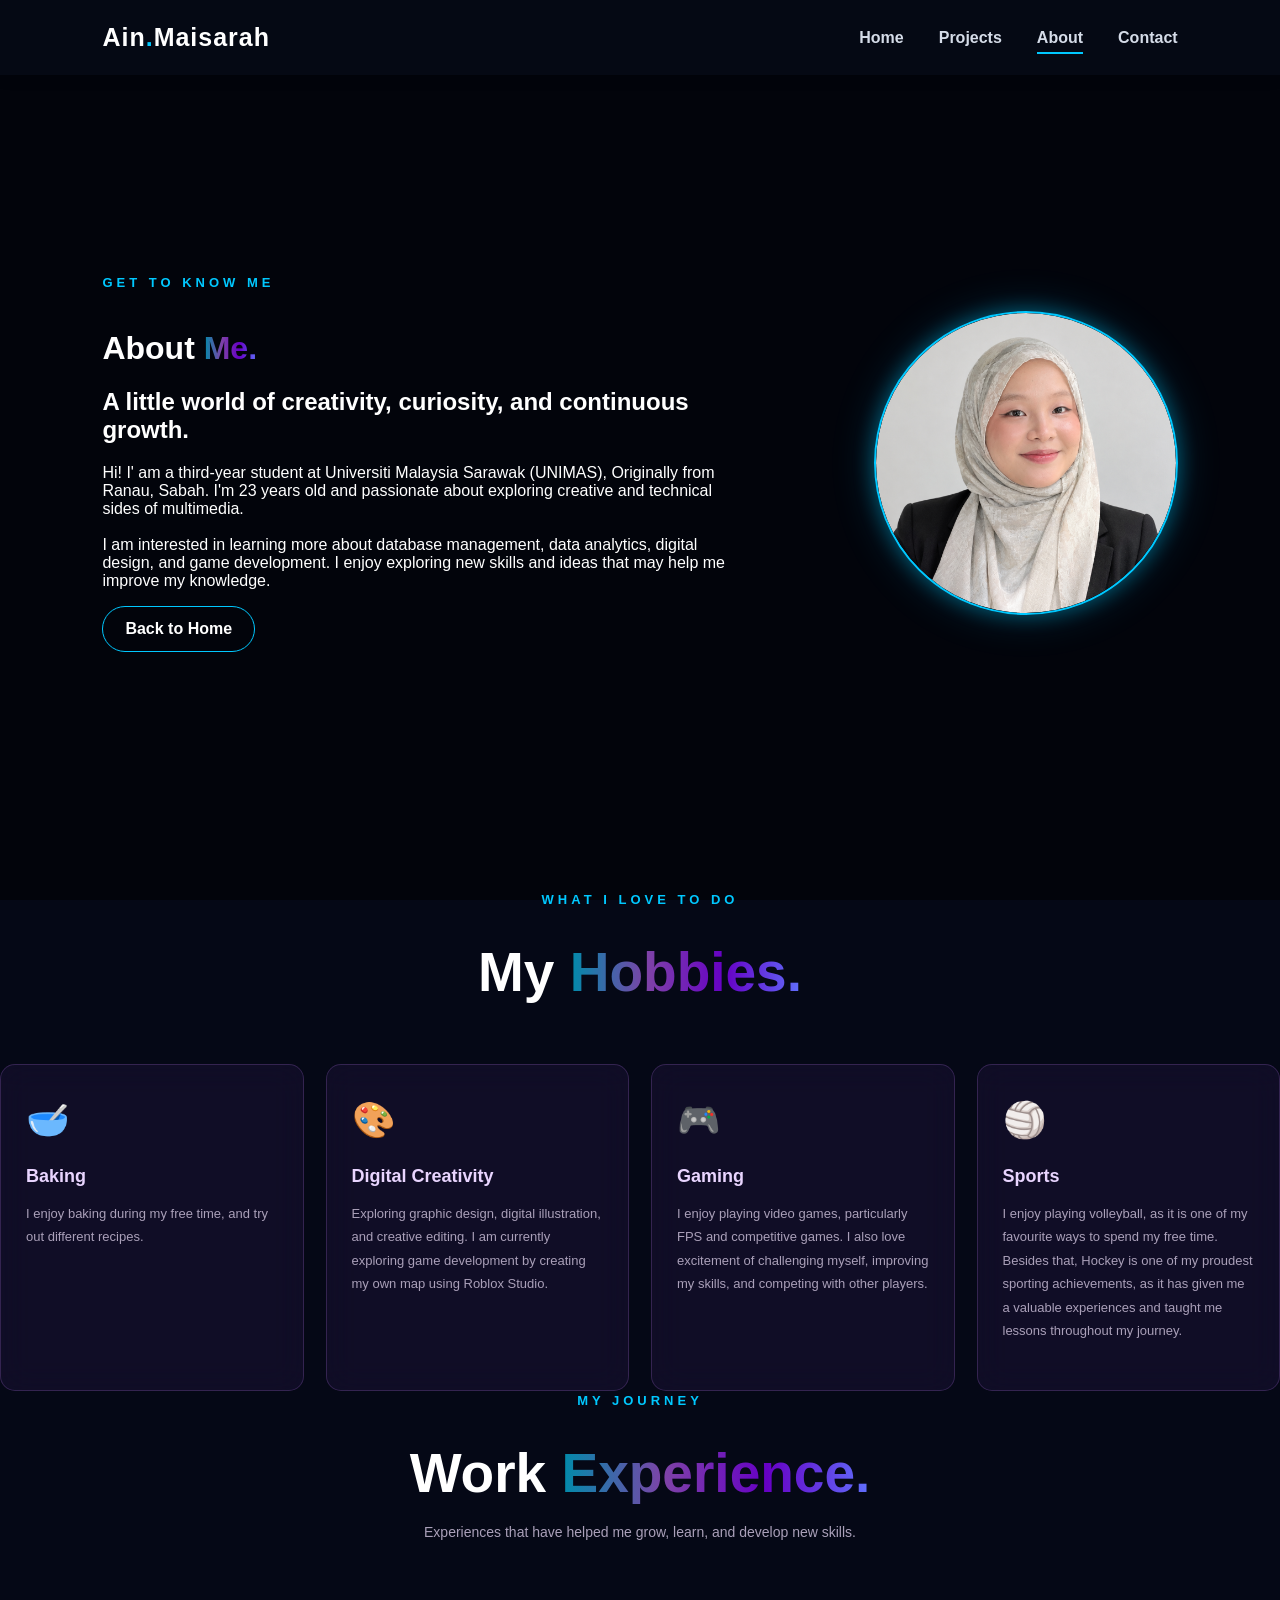
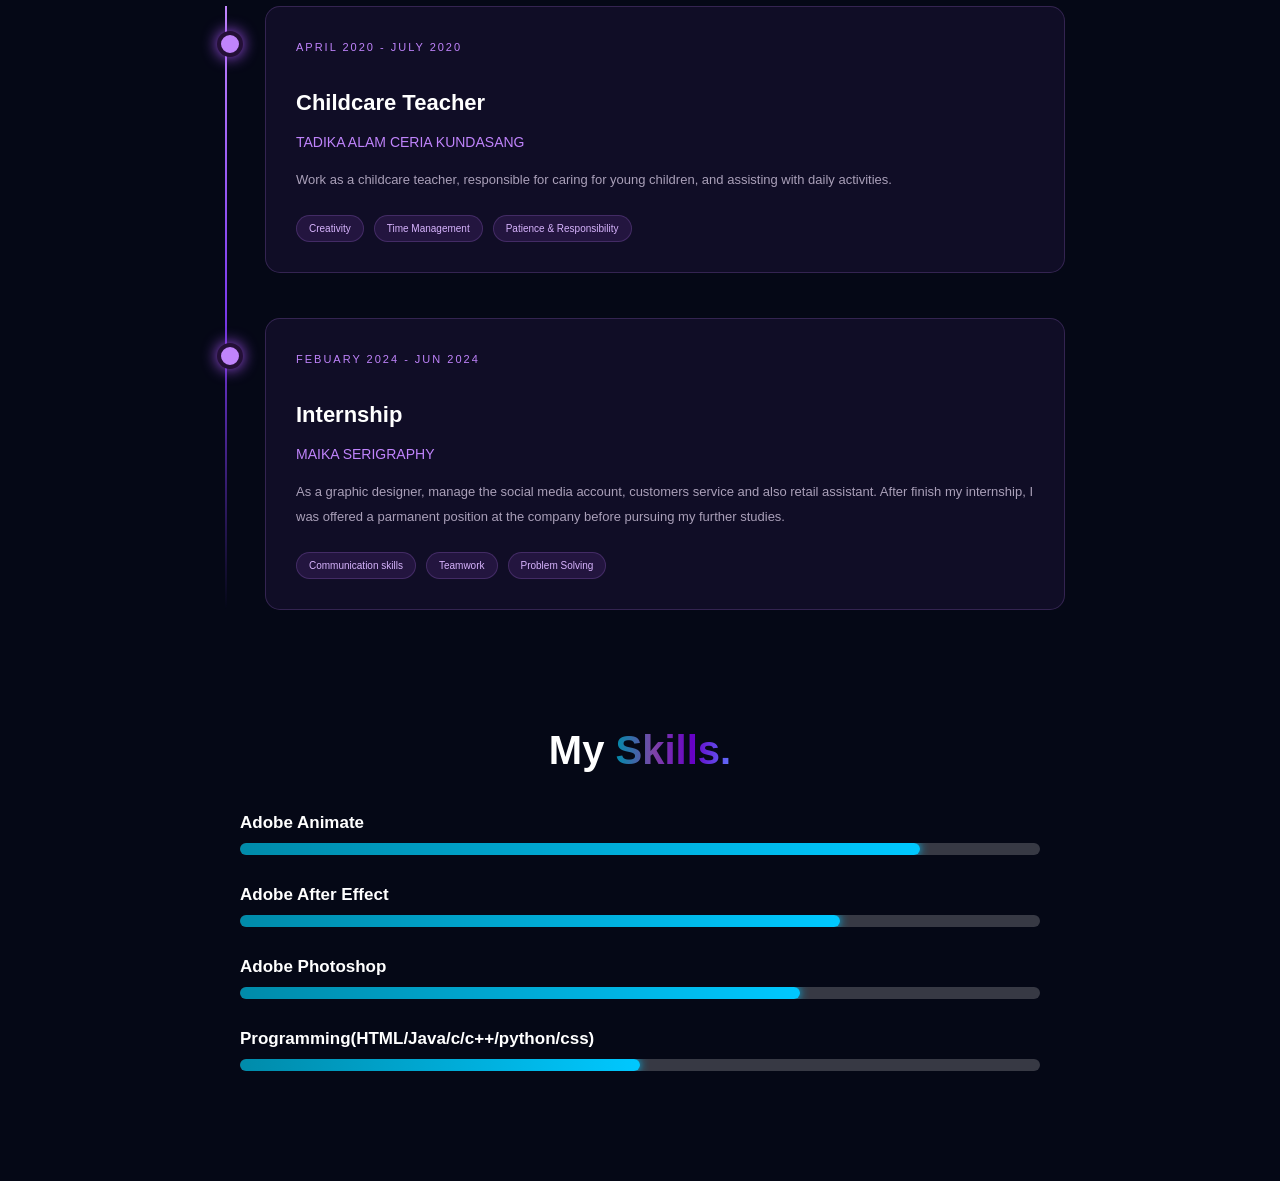
<file: About.html>
<!DOCTYPE html>
<html lang="en">
<head>
    <meta charset="UTF-8">
    <meta name="viewport" content="width=device-width, initial-scale=1.0">

    <title>About Me | Personal Portfolio</title>

    <link rel="stylesheet" href="style.css">
    <script src="script.js" defer></script>
</head>

<body>
    <div class="about-page">

        <!-- Background Video -->
        <video class="about-video" autoplay loop muted playsinline>
            <source src="videos/backlink.mp4" type="video/mp4">
        </video>

        <!-- Dark Overlay -->
        <div class="about-overlay"></div>

        <!-- Navigation Bar -->
        <header>
            <a href="index.html" class="logo">Ain<span>.</span>Maisarah</a>

            <button class="menu-toggle" id="menu-toggle"
                aria-label="Open navigation menu" aria-expanded="false">
                <span></span>
                <span></span>
                <span></span>
            </button>

            <nav id="nav-menu">
                <ul>
                    <li><a href="index.html">Home</a></li>
                    <li><a href="projects.html">Projects</a></li>
                    <li><a href="about.html" class="active">About</a></li>
                    <li><a href="contact.html">Contact</a></li>
                </ul>
            </nav>
        </header>

        <!-- About Section -->
        <main class="about-section">

            <div class="about-content">

                <span class="about-label">GET TO KNOW ME</span>

                <h1>About <span class="gradient">Me.</span></h1>

                <h2>A little world of creativity, curiosity, and continuous growth.</h2>

                <p>
                    Hi! I' am a third-year student at Universiti Malaysia Sarawak (UNIMAS),
                    Originally from Ranau, Sabah.

                    I'm 23 years old and passionate about exploring
                    creative and technical sides of multimedia.

                    <br><br>

                    I am interested in learning more about database management,
                    data analytics, digital design, and game development.

                    I enjoy exploring new skills and ideas that may help
                    me improve my knowledge.
                </p>

                <a href="index.html" class="about-btn">
                    <span>Back to Home</span>
                </a>

            </div>

            <!-- Profile Picture -->
            <div class="about-decoration">
                <img src="images/me.png"
                     alt="My profile picture"
                     class="profile-picture">
            </div>

        </main>
        
<!-- Hobbies Section -->
<section class="hobbies-section" id="hobbies">

    <div class="section-heading">
        <span class="about-label">WHAT I LOVE TO DO</span>
        <h1>My <span class="gradient">Hobbies.</span></h1>
        
    </div>

    <div class="hobbies-container">

        <div class="hobby-card">
            <div class="hobby-icon">🥣</div>
            <h3>Baking</h3>
            <p>
                I enjoy baking during my free time, and try out different recipes.
            </p>
        </div>

        <div class="hobby-card">
            <div class="hobby-icon">🎨</div>
            <h3>Digital Creativity</h3>
            <p>
                Exploring graphic design, digital
                illustration, and creative editing. I am currently exploring game development by creating my own map using Roblox Studio.
            </p>
        </div>

        <div class="hobby-card">
            <div class="hobby-icon">🎮</div>
            <h3>Gaming</h3>
            <p>
                I enjoy playing video games, particularly FPS and competitive games. I also love excitement of challenging myself, improving my skills, and competing with other players. 
            </p>
        </div>

        <div class="hobby-card">
            <div class="hobby-icon">🏐</div>
            <h3>Sports</h3>
            <p>
                I enjoy playing volleyball, as it is one of my favourite ways to spend my free time. Besides that, Hockey is one of my proudest sporting achievements, as it has given me a valuable experiences and taught me lessons throughout my journey.
            </p>
        </div>

    </div>

</section>


<!-- Work Experience Section -->
<section class="experience-section" id="experience">

    <div class="section-heading">
        <span class="about-label">MY JOURNEY</span>
        <h1>Work <span class="gradient">Experience.</span></h1>
        <p>
            Experiences that have helped me grow,
            learn, and develop new skills.
        </p>
    </div>

    <div class="timeline">

        <!-- Experience 1 -->
        <div class="timeline-item">
            <div class="timeline-dot"></div>
            <div class="experience-card">
                <span class="experience-date">
                    APRIL 2020 - JULY 2020
                </span>

                <h3>Childcare Teacher</h3>

                <h4>TADIKA ALAM CERIA KUNDASANG</h4>

                <p>
                    Work as a childcare teacher, responsible for caring for young children, and assisting with daily activities.
                </p>

                <div class="experience-tags">
                    <span>Creativity</span>
                    <span>Time Management</span>
                    <span>Patience & Responsibility</span>
                </div>

            </div>

        </div>

        <!-- Experience 2 -->
        <div class="timeline-item">
            <div class="timeline-dot"></div>
            <div class="experience-card">
                <span class="experience-date">
                    FEBUARY 2024 - JUN 2024
                </span>

                <h3>Internship</h3>

                <h4>MAIKA SERIGRAPHY</h4>

                <p>
                    As a graphic designer, manage the social media account, customers service and also retail assistant. After finish my internship, I was offered a parmanent position at the company before pursuing my further studies.
                </p>

                <div class="experience-tags">
                    <span>Communication skills</span>
                    <span>Teamwork</span>
                    <span>Problem Solving</span>
                </div>

            </div>

        </div>

    </div>

</section>


        <!-- Skills Section -->
        <section class="skills" id="skills">

            <h1>My <span class="gradient">Skills.</span></h1>

            <div class="skill">
                <h3>Adobe Animate</h3>
                <div class="progress-bar">
                    <div class="progress" data-width="85%"></div>
                </div>
            </div>

            <div class="skill">
                <h3>Adobe After Effect</h3>
                <div class="progress-bar">
                    <div class="progress" data-width="75%"></div>
                </div>
            </div>

            <div class="skill">
                <h3>Adobe Photoshop</h3>
                <div class="progress-bar">
                    <div class="progress" data-width="70%"></div>
                </div>
            </div>

            <div class="skill">
                <h3>Programming(HTML/Java/c/c++/python/css)</h3>
                <div class="progress-bar">
                    <div class="progress" data-width="50%"></div>
                </div>
            </div>

        </section>

    </div>

</body>
</html>
</file>
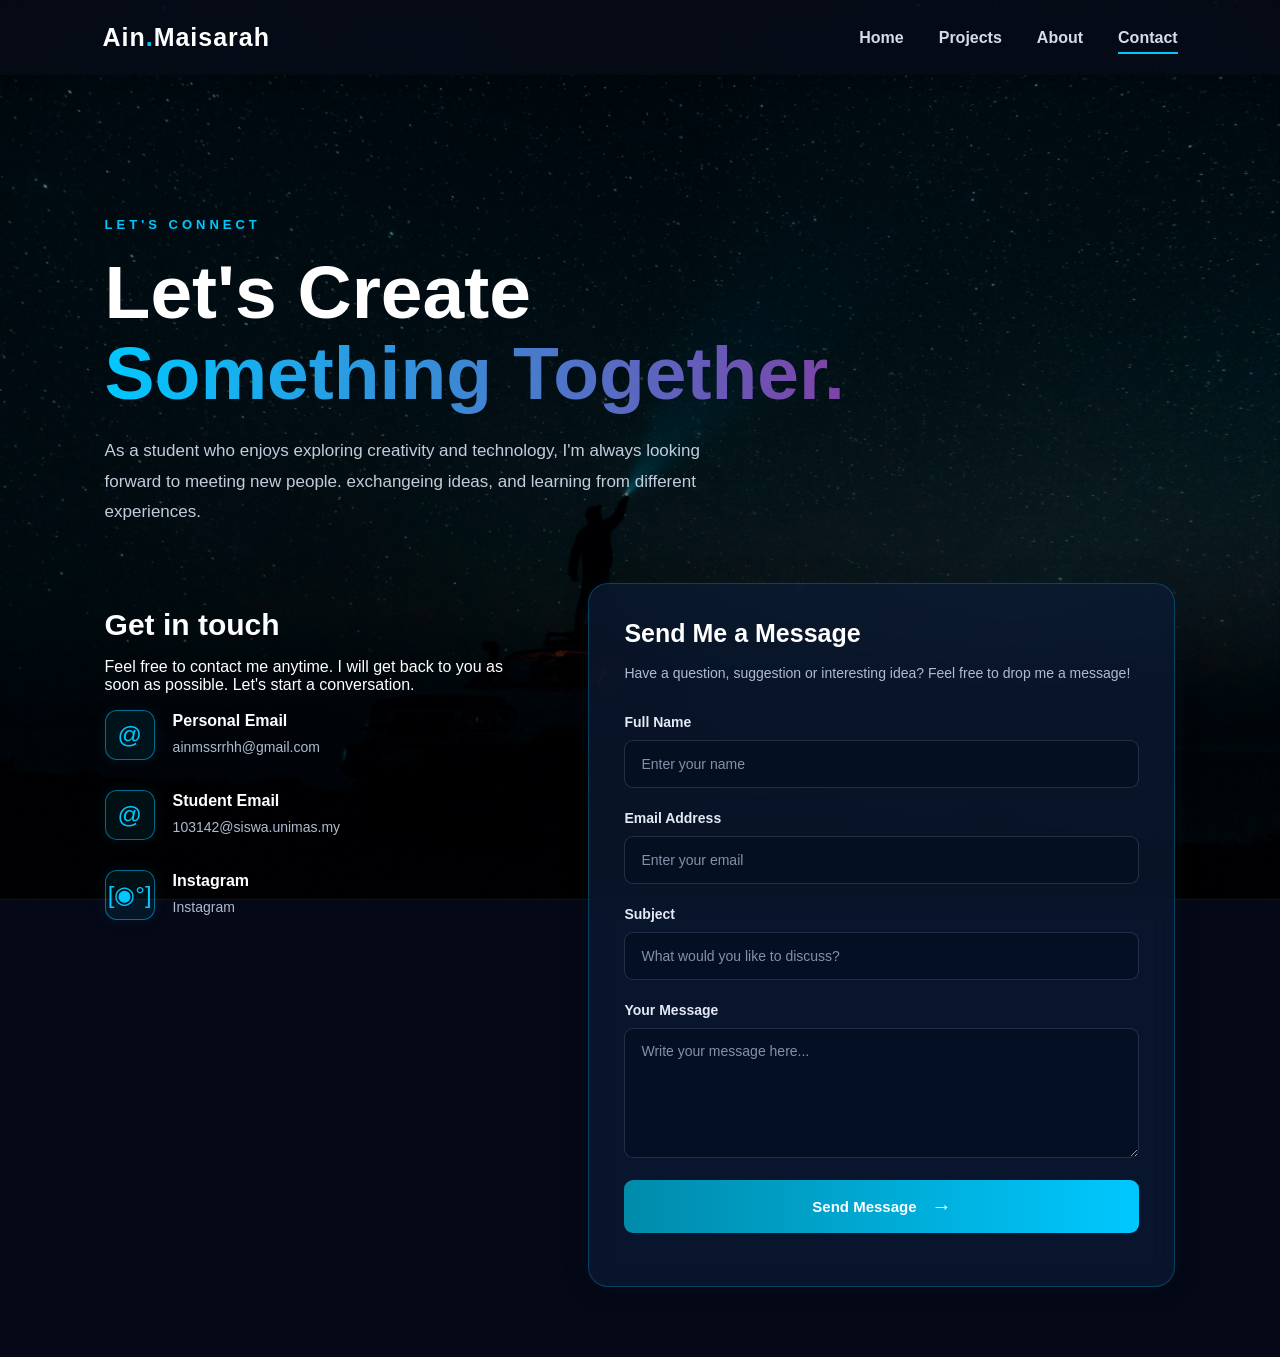
<file: Contact.html>
<!DOCTYPE html>
<html>
    <head>
        <meta charset="UTF-8">
        <meta name="viewport" content="width=device-width, initial-scale=1.0"> 
        <title>Contact | Personal Portfolio</title>
        <link rel="stylesheet" href="style.css">
        <script src="script.js" defer></script>
    </head>

    <body>
         <div class="about-page">

        <img src="images/contact.jpg" class="projects-bg" alt="Projects background">
        <!-- Dark Overlay -->
        <div class="about-overlay"></div>

        <!-- Navigation Bar -->
        
        <header>
            <a href="index.html" class="logo">Ain<span>.</span>Maisarah</a>

                <!-- Hamburger Button -->
                <button class="menu-toggle" id="menu-toggle" aria-label="Open navigation menu" aria-expanded="false">
                <span></span>
                <span></span>
                <span></span>
                </button>

                <nav id="nav-menu">
                    <ul>
                        <li><a href="index.html">Home</a></li>
                        <li><a href="projects.html">Projects</a></li>
                        <li><a href="about.html">About</a></li>
                        <li><a href="contact.html" class="active">Contact</a></li>
                    </ul>
                </nav>
        </header>

        <!--CONTACT SECTION-->
        <main class="contact-main">
            <section class="contact-heading"><span class="contact-label">LET'S CONNECT</span>
                <h1>Let's Create<span class="gradient"> Something Together.</span></h1>
                <p>As a student who enjoys exploring creativity and technology, I'm always looking forward to meeting new people. exchangeing ideas, and learning from different experiences.</p>
            </section>

            
          <section class="contact-container">
                <div class="contact-info">
                    <h2> Get in touch </h2>
                    <p class="cotact-info-text">
                        Feel free to contact me anytime. I will get back to you as soon as possible. Let's start a conversation.
                    </p>

                <!-- Personal Email -->
                <div class="contact-item">

                    <div class="contact-icon"><span>@</span>
                        </div>

                            <div>
                            <h3>Personal Email</h3>
                            <a href="mailto:ainmssrrhh@gmail.com">ainmssrrhh@gmail.com</a>
                        </div>
                    </div>

                    <!-- Student Email -->
                    <div class="contact-item">

                        <div class="contact-icon"><span>@</span></div>

                            <div>
                            <h3>Student Email</h3>
                            <a href="mailto:103142@siswa.unimas.my">103142@siswa.unimas.my</a>
                        </div>
                    </div>

                    <!-- Instagram -->
                    <div class="contact-item">

                        <div class="contact-icon"><span>[◉°]</span></div>

            <div>
                <h3>Instagram</h3>
                <a href="https://www.instagram.com/yingriee" target="_blank" rel="nooper noreferrer" aria-label="Visit my Instagram profile">Instagram</a>
            </div>
        </div>
    </div>

    <!-- RIGHT SIDE: CONTACT FORM -->
    <div class="contact-form-box">

        <div class="form-heading">

            <h2>Send Me a Message</h2>

            <p>
                Have a question, suggestion or interesting idea?
                Feel free to drop me a message!
            </p>

        </div>

        <form id="contact-form">
                         <!-- Name -->
                        <div class="form-group">
                            <label for="name">Full Name</label>
                            <input type="text"id="name"name="name"placeholder="Enter your name"autocomplete="name"required>

                        </div>
                        <!-- Email -->
                        <div class="form-group">

                            <label for="email">Email Address</label>
                            <input type="email"id="email"name="email"placeholder="Enter your email"autocomplete="email"required>

                        </div>

                        <!-- Subject -->
                        <div class="form-group">

                            <label for="subject">Subject </label>
                            <input type="text" id="subject" name="subject" placeholder="What would you like to discuss?"required>

                        </div>


                        <!-- Message -->
                        <div class="form-group">

                            <label for="message">Your Message</label>

                            <textarea id="message" name="message" rows="5" placeholder="Write your message here..." required
                            ></textarea>

                        </div>

                        <!-- Submit Button -->
                        <button type="submit" class="contact-submit">Send Message
                            <span>→</span>
                        </button>

                        <!-- Form Feedback -->
                        <p id="form-status" class="form-status" role="status" aria-live="polite"></p>

                </form>

                </div>

            </section>
                        
        </main>    
    </body>
</html>
</file>
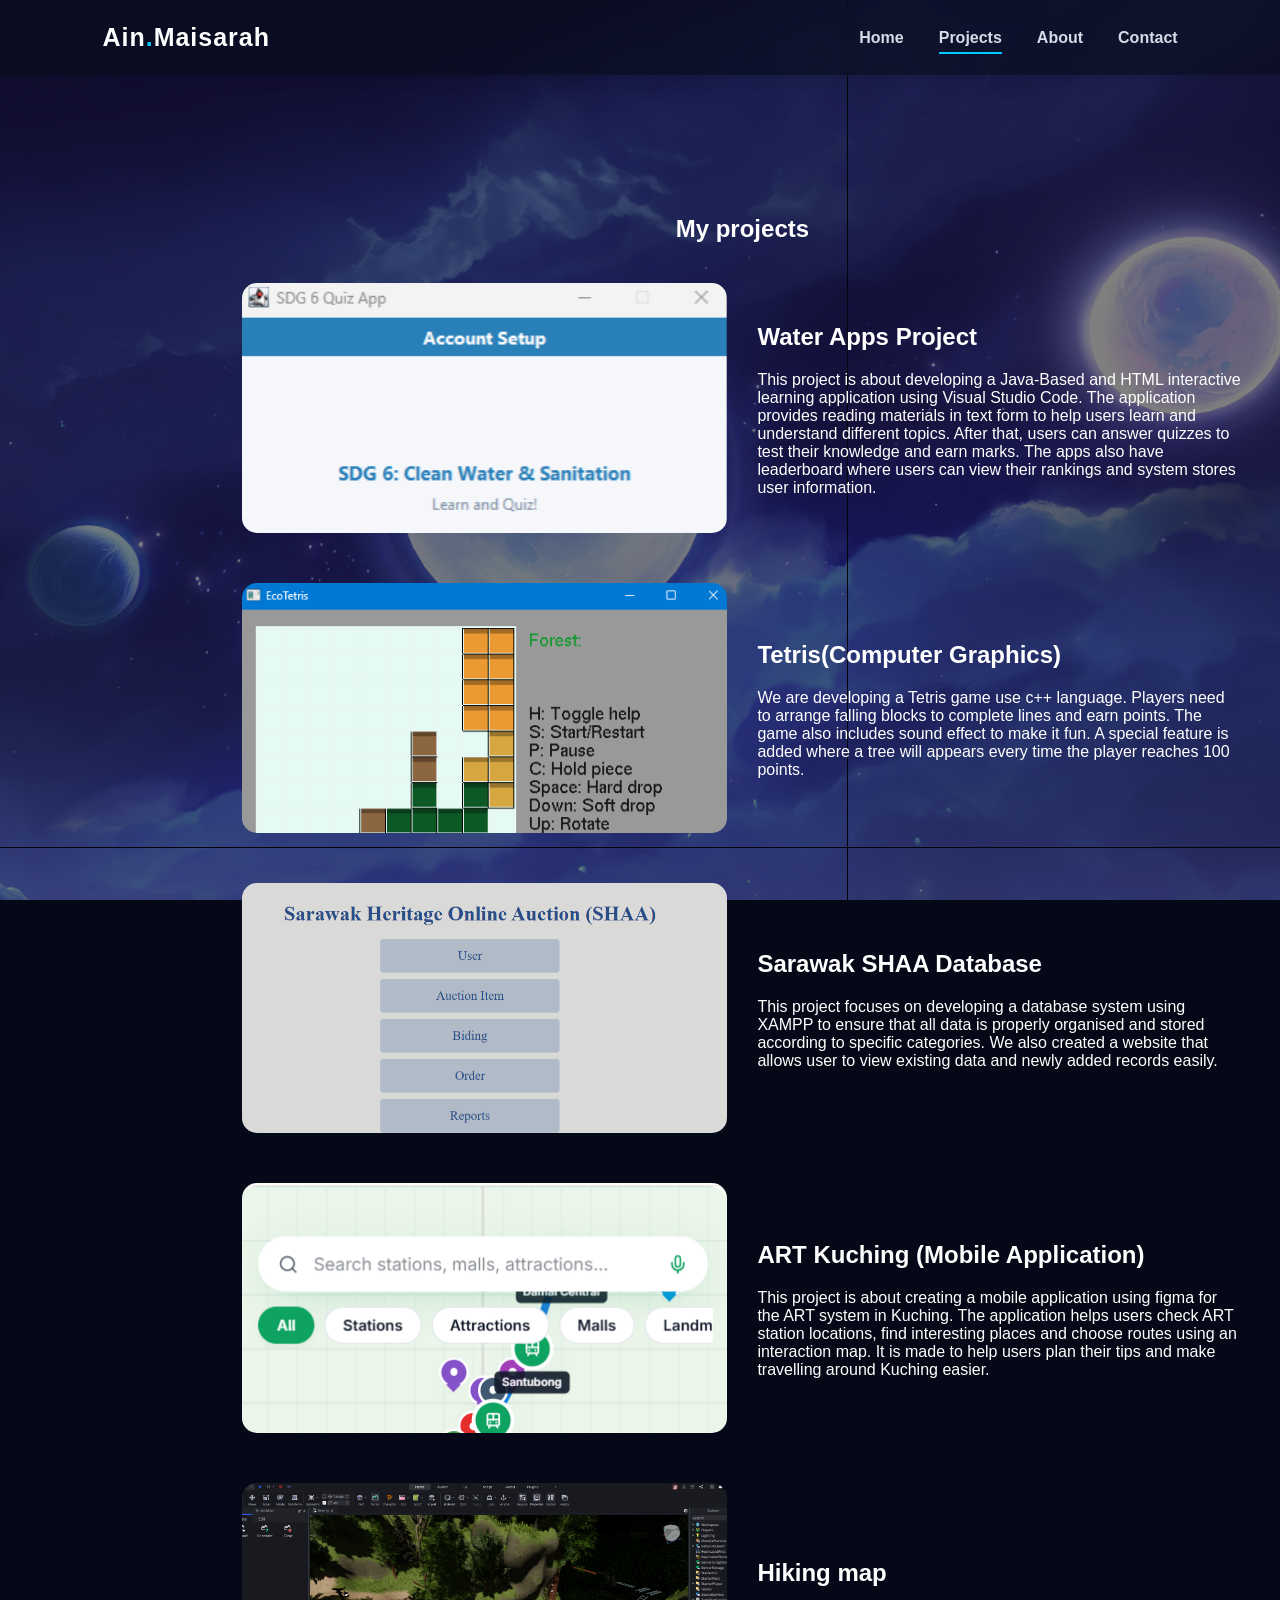
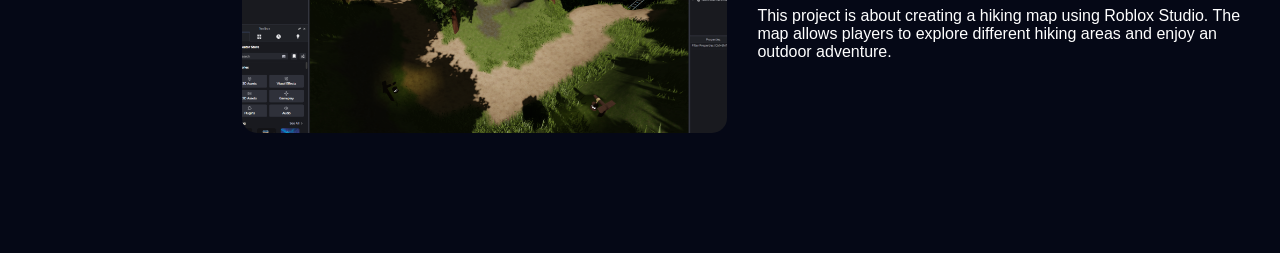
<file: Projects.html>
<!DOCTYPE html>
<html>
    <head>
        <meta charset="UTF-8">
        <meta name="viewport" content="width=device-width, initial-scale=1.0"> 
        <title>Contact | Personal Portfolio</title>
        <link rel="stylesheet" href="style.css">
        <script src="script.js" defer></script>
    </head>

    <body>
         <div class="about-page">

        <!-- Background image -->
        <img src="images/projects.png" class="projects-bg" alt="Projects background">
        <!-- Dark Overlay -->
        <div class="about-overlay"></div>

        <!-- Navigation Bar -->
        <header>
            <a href="index.html" class="logo">Ain<span>.</span>Maisarah</a>

                <!-- Hamburger Button -->
                <button class="menu-toggle" id="menu-toggle" aria-label="Open navigation menu" aria-expanded="false">
                <span></span>
                <span></span>
                <span></span>
                </button>

                <nav id="nav-menu">
                    <ul>
                        <li><a href="index.html">Home</a></li>
                        <li><a href="projects.html" class="active">Projects</a></li>
                        <li><a href="about.html">About</a></li>
                        <li><a href="contact.html">Contact</a></li>
                    </ul>
                </nav>

        </header>
    

        <section class="projects section" id="projects">

            <h2 class="section__title">My <span>projects</span></h2>
                <div class="projects-container" id="projects-container">
                    <!-- Project 1 -->
                    <div class="project-card">
                        <div class="project-imgbox">
                        <img src="images/java.png" alt="Java project">
                        </div>

                            <div class="project-info">
                                <h1>Water Apps Project</h1>
                                <p>This project is about developing a Java-Based and HTML interactive learning application using Visual Studio Code.
                                    The application provides reading materials in text form to help users learn and understand different topics.
                                    After that, users can answer quizzes to test their knowledge and earn marks.
                                    The apps also have leaderboard where users can view their rankings and system stores user information.</p>
                            </div>
                    </div>

                    <!-- Project 2 -->
                    <div class="project-card">
                        <div class="project-imgbox">
                            <img src="images/CG.png" alt="Project 2">
                        </div>

                        <div class="project-info">
                            <h1>Tetris(Computer Graphics)</h1>
                            <p>We are developing a Tetris game use c++ language. Players need to arrange falling blocks to complete lines and earn points.
                                The game also includes sound effect to make it fun. A special feature is added where a tree will appears every time the player reaches 100 points.
                            </p>
                        </div>
                    </div>

                    <!-- Project 3 -->
                    <div class="project-card">
                        <div class="project-imgbox">
                        <img src="images/database.png" alt="Java project">
                        </div>
                            <div class="project-info">
                                <h1>Sarawak SHAA Database</h1>
                                <p>This project focuses on developing a database system using XAMPP to ensure that all data is properly organised and stored according to specific categories. We also created a website that allows user to view existing data and newly added records easily.</p>
                            </div>
                    </div>
                    
                    <!-- Project 4 -->
                    <div class="project-card">
                        <div class="project-imgbox">
                        <img src="images/HCI.png" alt="Java project">
                        </div>

                            <div class="project-info">
                                <h1>ART Kuching (Mobile Application)</h1>
                                <p>This project is about creating a mobile application using figma for the ART system in Kuching. The application helps users check ART station locations, find interesting places and choose routes using an interaction map. It is made to help users plan their tips and make travelling around Kuching easier.</p>
                            </div>

                    </div>
                    <!-- Project 5 -->
                    <div class="project-card">
                        <div class="project-imgbox">
                        <img src="images/rs.png" alt="Java project">
                        </div>

                            <div class="project-info">
                                <h1>Hiking map</h1>
                                <p>This project is about creating a hiking map using Roblox Studio. The map allows players to explore different hiking areas and enjoy an outdoor adventure.</p>
                            </div>
                    </div>
                </div>

            <!-- mobile button -->
            <div class="project-controls">
                <button id="project-prev">&#10094;</button>
                    <button id="project-next">&#10095;</button>
            </div>

        </section>


    </body>
</html>
</file>
<file: style.css>
/* =========================
   MENU BAR
========================= */
header,
.about-header {
    position: fixed;
    top: 0;
    left: 0;
    width: 100%;
    height: 75px;

    display: flex;
    align-items: center;
    justify-content: space-between;

    padding: 0 8%;
    box-sizing: border-box;
    z-index: 999;

    background-color: rgba(8, 13, 27, 0.65);
    backdrop-filter: blur(10px);
    -webkit-backdrop-filter: blur(10px);

    box-shadow: 0 0 15px rgba(0, 0, 0, 0.2);
}

/* Logo */
.logo {
    font-size: 25px;
    font-weight: 700;
    color: white;
    text-decoration: none;
    letter-spacing: 1px;
    white-space: nowrap;
}

.logo span {
    color: #00c8ff;
}

/* Navigation Menu */
header nav ul,
.about-header nav ul {
    display: flex;
    align-items: center;
    justify-content: center;
    gap: 35px;

    list-style: none;
    margin: 0;
    padding: 0;
}

/* Menu Links */
header nav a,
.about-header nav a {
    position: relative;
    display: inline-block;

    color: #d5dce8;
    text-decoration: none;
    font-size: 16px;
    font-weight: 700;

    transition: color 0.3s ease;
}

/* Underline Animation */
header nav a::after,
.about-header nav a::after {
    content: "";
    position: absolute;
    left: 0;
    bottom: -7px;

    width: 0;
    height: 2px;
    background: #00c8ff;

    transition: width 0.3s ease;
}

header nav a:hover::after,
header nav a.active::after,
.about-header nav a:hover::after,
.about-header nav a.active::after {
    width: 100%;
}


/* Leave space below fixed navigation */
.about-page {
    padding-top: 75px;
    box-sizing: border-box;
}

/* Keep content below the fixed navigation */
.container {
    padding-top: 70px;
    box-sizing: border-box;
}

/* beyond the ordinary*/
.discription h1 {
    font-style: oblique;
    font-size: clamp(45px, 10vw, 200px);/* Responsive font size */
    max-width: 100%;
    margin-top: 200px;
    margin-bottom: 30px;
    margin-left: 3vw;
    -webkit-text-stroke: 0.5px #f5ecec;
    filter:
        drop-shadow(0 0 20px #000)
        drop-shadow(0 0 19px #000);
}

/* wording*/
.discription p{
    color: rgb(213, 220, 224);
    max-width: 600px;
    line-height: 25px;
    margin-bottom: 120px;
    margin-left: 60px;
    font-size: 20px;
    text-shadow:
        0 0 5px #081616,
        0 0 10px #010a0a,
        0 0 20px #091414;
}

/*Gradient Animation*/
.gradient{
    background: linear-gradient(to right, #008baa, #7e42a7, #6600c5, #6070fd, #2a46ff, #0099ff, #008ead);
    background-size:200%;
    background-clip: text;
    -webkit-background-clip: text;
    -webkit-text-fill-color: transparent;
    animation: animate-gradient 2.5s linear infinite;
}
@keyframes animate-gradient{
    to{
        background-position: 200%;
    }
}
/* =========================
   INDEX PAGE
========================= */
body{
    margin: 0;
    padding: 0;
    font-family: 'Gill Sans', 'Gill Sans MT', Calibri, sans-serif;
    color: lightgrey;
}

/* window*/
.container{
    position: relative;
    width: 100%;
    height: 100%;
    display: flex;
    flex-direction: column;
    align-items: center;
    gap: 100px;
}
/*main background vid */
.back-vid{
    position: fixed;
    top: 0;
    left: 0;
    width: 100%;
    height: 100%;
    Object-fit: cover;
    z-index: -1;
    mix-blend-mode: overlay;
}
/* Typing Animation */

#typing-text {
    color: #00ffff;
    font-size: 25px;
    right:10;
}

#typing-text::after {
    content: "|";
    animation: blink 0.7s infinite;
}

@keyframes blink {

    50% {
        opacity: 0;
    }

}
/* =========================
   ABOUT PAGE
========================= */
.about-page {
    position: relative;
    min-height: 100vh;
    overflow: hidden;
    isolation: isolate;
    background: #050816;
    color: #fff;
    font-family: 'Gill Sans', 'Gill Sans MT', Calibri, sans-serif;
}

/* Background Video */
.about-video {
    position: absolute;
    inset: 0;
    width: 100%;
    height: 100%;
    object-fit: cover;
    z-index: -2;
}

/* Dark Overlay */
.about-overlay {
    position: absolute;
    inset: 0;
    background: linear-gradient(
        110deg,
        rgba(3, 8, 22, 0.94),
        rgba(3, 8, 22, 0.78),
        rgba(3, 8, 22, 0.48)
    );
    z-index: -1;
}

/* Main Content */
.about-section {
    position: relative;
    display: flex;
    align-items: center;
    justify-content: space-between;
    gap: 40px;
    max-width: 1250px;
    min-height: 75vh;
    margin: 0 auto;
    padding: 50px 8% 90px;
    z-index: 1;
}

/* Text Content */
.about-content {
    max-width: 650px;
}

.about-label {
    display: inline-block;
    color: #00c8ff;
    font-size: 13px;
    font-weight: 700;
    letter-spacing: 4px;
    margin-bottom: 18px;
}


/* Button */
.about-btn {
    display: inline-flex;
    align-items: center;
    gap: 20px;
    padding: 13px 22px;
    border: 1px solid #00c8ff;
    border-radius: 30px;
    color: white;
    text-decoration: none;
    font-weight: 600;
    transition: 0.3s ease;
}

.about-btn:hover {
    background: #00bce8;
    color: #06101b;
    box-shadow: 0 0 25px rgba(0, 200, 255, 0.4);
    transform: translateY(-3px);
}

/*  Circle */
.about-decoration {
    width: 300px;
    height: 300px;
    flex-shrink: 0;

    border: 2px solid #00c8ff;
    border-radius: 50%;
    overflow: hidden;

    box-shadow:
        0 0 20px rgba(0, 200, 255, 0.4),
        0 0 45px rgba(0, 200, 255, 0.2);

    animation: float 4s ease-in-out infinite;
}

/* make image in the circle */
.profile-picture {
    width: 100%;
    height: 100%;
    display: block;

    object-fit: cover;
    object-position: center;

    border-radius: 50%;
}

/* Floating Animation */
@keyframes float {
    0%, 100% {
        transform: translateY(0);
    }50% {
        transform: translateY(-15px);
    }
}

/* Mobile Responsive */
@media (max-width: 850px) {
    .about-header {
        flex-direction: column;
        gap: 25px;
        padding: 25px 5%;
    }

    .about-header nav ul {
        justify-content: center;
        flex-wrap: wrap;
        gap: 18px;
    }

    .about-section {
        flex-direction: column;
        align-items: flex-start;
        padding: 55px 7%;
    }

    .about-decoration {
        width: 220px;
        height: 220px;
        align-self: center;
        margin: 30px 0 0;
    }
}

/* =========================
   SECTION GENERAL
========================= */

.section-heading {
    text-align: center;
    margin-bottom: 60px;
}

.section-heading h1 {
    font-size: clamp(35px, 5vw, 55px);
    margin: 15px 0;
}

.section-heading p {
    color: #aaa0b9;
    font-size: 14px;
    line-height: 1.8;
}


/* =========================
   HOBBIES SECTION
========================= */

.hobbies-container {
    display: grid;
    grid-template-columns: repeat(4, 1fr);
    gap: 22px;
}

.hobby-card {
    padding: 35px 25px;
    background: rgba(168, 85, 247, 0.07);
    border: 1px solid rgba(192, 132, 252, 0.2);
    border-radius: 15px;
    backdrop-filter: blur(15px);
    transition: 0.4s ease;
}

.hobby-card:hover {
    transform: translateY(-10px);
    background: rgba(168, 85, 247, 0.15);
    border-color: #b46cff;
    box-shadow: 0 10px 35px rgba(147, 51, 234, 0.2);
}

.hobby-icon {
    font-size: 35px;
    margin-bottom: 25px;
}

.hobby-card h3 {
    font-size: 18px;
    margin-bottom: 15px;
    color: #e9d5ff;
}

.hobby-card p {
    color: #aaa0b9;
    font-size: 13px;
    line-height: 1.8;
}


/* =========================
   EXPERIENCE SECTION
========================= */



.timeline {
    max-width: 850px;
    margin: auto;
    position: relative;
}

.timeline::before {
    content: "";
    position: absolute;
    left: 10px;
    top: 0;
    width: 2px;
    height: 100%;
    background: linear-gradient(
        to bottom,
        #c084fc,
        #7c3aed,
        transparent
    );
}

.timeline-item {
    position: relative;
    padding-left: 50px;
    margin-bottom: 45px;
}

.timeline-dot {
    position: absolute;
    left: 2px;
    top: 25px;
    width: 18px;
    height: 18px;
    border-radius: 50%;
    background: #c084fc;
    border: 4px solid #241037;
    box-shadow: 0 0 15px #a855f7;
}

.experience-card {
    padding: 30px;
    border-radius: 15px;
    background: rgba(168, 85, 247, 0.07);
    border: 1px solid rgba(192, 132, 252, 0.2);
    transition: 0.3s ease;
}

.experience-card:hover {
    border-color: #b46cff;
    transform: translateX(8px);
    box-shadow: 0 10px 30px rgba(147, 51, 234, 0.15);
}

.experience-date {
    display: inline-block;
    color: #c084fc;
    font-size: 11px;
    letter-spacing: 2px;
    margin-bottom: 15px;
}

.experience-card h3 {
    font-size: 22px;
    margin-bottom: 8px;
}

.experience-card h4 {
    color: #c084fc;
    font-size: 14px;
    font-weight: 500;
    margin-bottom: 18px;
}

.experience-card p {
    color: #aaa0b9;
    font-size: 13px;
    line-height: 1.9;
}

.experience-tags {
    display: flex;
    gap: 10px;
    flex-wrap: wrap;
    margin-top: 22px;
}

.experience-tags span {
    padding: 7px 12px;
    border-radius: 20px;
    color: #d8b4fe;
    background: rgba(168, 85, 247, 0.12);
    border: 1px solid rgba(192, 132, 252, 0.2);
    font-size: 10px;
}


/* =========================
   RESPONSIVE DESIGN
========================= */

@media (max-width: 900px) {

    .hobbies-container {
        grid-template-columns: repeat(2, 1fr);
    }

}

@media (max-width: 550px) {

    .hobbies-section,
    .experience-section {
        padding: 75px 6%;
    }

    .hobbies-container {
        grid-template-columns: 1fr;
    }

    .section-heading {
        margin-bottom: 40px;
    }

    .experience-card {
        padding: 22px;
    }

    .experience-card h3 {
        font-size: 19px;
    }

    .timeline-item {
        padding-left: 38px;
    }

}


/* =========================
   SKILLS PROGRESS BAR
========================= */

.skills {
    position: relative;
    max-width: 800px;
    margin: 0 auto;
    padding: 40px 8% 80px;
    color: white;
}

.skills h1 {
    text-align: center;
    font-size: 40px;
    margin-bottom: 40px;
}

.skill {
    margin-bottom: 30px;
}

.skill h3 {
    font-size: 17px;
    margin-bottom: 10px;
}

/* Progress Bar Background */
.progress-bar {
    width: 100%;
    height: 12px;
    background: rgba(255,255,255,0.2);
    border-radius: 20px;
    overflow: hidden;
}

/* Progress Bar Colour */
.progress {
    width: 0;
    height: 100%;
    background: linear-gradient(
        to right,
        #008baa,
        #00c8ff
    );
    border-radius: 20px;
    box-shadow: 0 0 10px #00c8ff;
    transition: width 1.5s ease;
}

/* =========================
   PROJECTS PAGE
========================= *
/* Background image */
.projects-bg {
    position: fixed;
    top: 0;
    left: 0;
    width: 100%;
    height: 100%;
    object-fit: cover;
    z-index: -2;
}
/* Dark overlay */
.about-overlay {
    position: fixed;
    top: 0;
    left: 0;
    width: 100%;
    height: 100%;
    background: rgba(0, 0, 0, 0.5);
    z-index: -1;
}
/* =========================
   PROJECT SECTION
========================= */

.projects {
    width: 100%;
    min-height: 100vh;
    padding: 120px 8% 60px;

    display: flex;
    flex-direction: column;
    align-items: center;
}

/* Section title */
.section__title {
    text-align: center;
    margin-bottom: 50px;
}

/* =========================
   PROJECT CONTAINER
========================= */
.projects-container {
    width: 100%;
    max-width: 1000px;

    display: flex;
    flex-direction: column;
    align-items: center;
    gap: 60px;
}

/* =========================
   PROJECT CARD
========================= */
.project-card {
    width: 100%;

    display: flex;
    align-items: center;
    justify-content: center;

    gap: 40px;
}

/* =========================
   PROJECT IMAGE
========================= */
.project-imgbox {
    width: 50%;
    height: 250px;
    overflow-y: auto;
    overflow-x: hidden;
    border-radius: 15px;
}

.project-imgbox img {
    width: 100%;
    height: auto;
    display: block;
}

.project-imgbox:hover img {
    transform: scale(1.05);
}

/* =========================
   PROJECTS PAGE
========================= */
.projects-bg {
    position: fixed;
    width: 100%;
    height: 100%;
    object-fit: cover;
    z-index: -2;
}

.about-overlay {
    position: fixed;
    width: 100%;
    height: 100%;
    background: rgba(0, 0, 0, 0.5);
    z-index: -1;
}

/* Project section */
.projects {
    min-height: 100vh;
    padding: 120px 8%;
    display: flex;
    flex-direction: column;
    align-items: center;
}

.section__title {
    margin-bottom: 40px;
}

/* Project container */
.projects-container {
    width: 100%;
    max-width: 1000px;

    display: flex;
    flex-direction: column;
    gap: 50px;
}

/* Project card */
.project-card {
    display: flex;
    align-items: center;
    justify-content: center;
    gap: 30px;
}

/* Project image */
.project-imgbox {
    width: 50%;
    height: 250px;
    overflow-y: auto;
    overflow-x: hidden;
    border-radius: 15px;
}

.project-imgbox img {
    width: 100%;
    height: auto;
    display: block;
}

/* Project information */
.project-info {
    width: 50%;
    color: white;
}

/* Mobile buttons */
.project-controls {
    display: none;
}

/* =========================
   MOBILE VIEW
========================= */
@media screen and (max-width: 768px) {
    .projects {
        padding: 100px 20px;
    }

    /* Make projects scroll sideways */
    .projects-container {
        flex-direction: row;
        overflow-x: hidden;
        scroll-snap-type: x mandatory;
        gap: 20px;
    }

    .project-card {
        flex: 0 0 100%;
        flex-direction: column;
        scroll-snap-align: center;
        gap: 15px;
    }

    .project-imgbox {
    width: 100%;
    height: 220px;
    overflow-y: auto;
}

    .project-info {
        width: 100%;
        text-align: center;
    }

    /* Show buttons on mobile */
    .project-controls {
        display: flex;
        gap: 20px;
        margin-top: 25px;
    }

    .project-controls button {
        padding: 10px 18px;
        border: 1px solid white;
        border-radius: 50%;
        background: transparent;
        color: white;
        cursor: pointer;
    }

}
/* =====================================
   CONTACT MAIN SECTION
===================================== */
.contact-main {
    position: relative;
    width: 100%;
    max-width: 1250px;
    margin: 0 auto;
    padding: 140px 7% 70px;
    box-sizing: border-box;
}

/* Heading */
.contact-heading {
    max-width: 800px;
    margin-bottom: 55px;
}

.contact-label {
    display: inline-block;
    color: #00c8ff;
    font-size: 13px;
    font-weight: 700;
    letter-spacing: 4px;
    margin-bottom: 20px;
}
.contact-heading h1 {
    font-size: clamp(40px, 6vw, 75px);
    line-height: 1.08;
    font-weight: 800;
    margin: 0 0 22px;
    color: #ffffff;
}

/* Cyan Gradient Text */
.contact-heading h1 .gradient {
    background: linear-gradient(
        to right,
        #00c8ff,
        #7e42a7,
        #6070fd
    );

    background-size: 200%;
    background-clip: text;
    -webkit-background-clip: text;
    -webkit-text-fill-color: transparent;

    animation: animate-gradient 2.5s linear infinite;
}
.contact-heading p {
    max-width: 650px;
    color: #c3ccdc;
    font-size: 17px;
    line-height: 1.8;
    margin: 0;
}

/* =====================================
   CONTACT CONTENT LAYOUT
===================================== */

.contact-container {
    display: grid;
    grid-template-columns: 0.85fr 1.15fr;
    gap: 50px;
    align-items: start;
}
/* =====================================
   LEFT SIDE - CONTACT INFORMATION
===================================== */
.contact-info {
    padding: 25px 0;
}

.contact-info h2 {
    font-size: 30px;
    color: white;
    margin: 0 0 15px;
}

.contact-info-text {
    color: #aebbd0;
    font-size: 16px;
    line-height: 1.8;
    margin-bottom: 35px;
}

/* Contact Details */
.contact-item {
    display: flex;
    align-items: center;
    gap: 18px;
    margin-bottom: 30px;
}

.contact-icon {
    width: 48px;
    height: 48px;
    flex-shrink: 0;
    display: flex;
    align-items: center;
    justify-content: center;

    border: 1px solid rgba(0, 200, 255, 0.5);
    border-radius: 12px;
    background: rgba(0, 200, 255, 0.08);
    color: #00c8ff;
    font-size: 24px;

    box-shadow:
        0 0 15px rgba(0, 200, 255, 0.08);
}

.contact-item h3 {
    font-size: 16px;
    color: white;
    margin: 0 0 6px;
}

.contact-item p,
.contact-item a {
    color: #aebbd0;
    font-size: 14px;
    line-height: 1.6;
    margin: 0;
    text-decoration: none;
    overflow-wrap: anywhere;
    transition: 0.3s ease;
}

.contact-item a:hover {
    color: #00c8ff;
}

/* Social Media */

.contact-social {
    margin-top: 45px;
}

.contact-social h3 {
    font-size: 17px;
    color: white;
    margin-bottom: 18px;
}

.social-links {
    display: flex;
    gap: 15px;
}

.social-links a {
    width: 43px;
    height: 43px;
    display: flex;
    justify-content: center;
    align-items: center;

    border: 1px solid rgba(0, 200, 255, 0.4);
    border-radius: 50%;
    background: rgba(0, 200, 255, 0.06);
    color: #00c8ff;

    font-size: 13px;
    font-weight: 700;
    text-decoration: none;

    transition: 0.3s ease;
}
.social-links a:hover {
    background: #00c8ff;
    color: #06101b;
    box-shadow: 0 0 20px rgba(0, 200, 255, 0.5);
    transform: translateY(-5px);
}
/* =====================================
   RIGHT SIDE - CONTACT FORM
===================================== */

.contact-form-box {
    padding: 35px;
    background: rgba(12, 27, 53, 0.72);
    border: 1px solid rgba(0, 200, 255, 0.25);
    border-radius: 20px;
    backdrop-filter: blur(15px);
    -webkit-backdrop-filter: blur(15px);

    box-shadow:
        0 0 25px rgba(0, 0, 0, 0.25),
        0 0 25px rgba(0, 200, 255, 0.05);
}

.form-heading h2 {
    font-size: 25px;
    color: white;
    margin: 0 0 10px;
}

.form-heading p {
    color: #aebbd0;
    font-size: 14px;
    line-height: 1.6;
    margin-bottom: 30px;
}
/* Form Fields */
.form-group {
    display: flex;
    flex-direction: column;
    margin-bottom: 22px;
}
.form-group label {
    color: #e1eaf6;
    font-size: 14px;
    font-weight: 600;
    margin-bottom: 10px;
}
.form-group input,
.form-group textarea {
    width: 100%;
    padding: 14px 16px;
    box-sizing: border-box;
    background: rgba(4, 15, 34, 0.75);

    border: 1px solid rgba(150, 180, 220, 0.2);
    border-radius: 9px;
    outline: none;
    color: white;

    font-family: inherit;
    font-size: 14px;
    transition: 0.3s ease;
}

.form-group input {
    height: 48px;
}

.form-group textarea {
    min-height: 130px;
    resize: vertical;
}

.form-group input::placeholder,
.form-group textarea::placeholder {
    color: #8292aa;
}

/* Input Focus */

.form-group input:focus,
.form-group textarea:focus {
    border-color: #00c8ff;
    box-shadow:
        0 0 12px rgba(0, 200, 255, 0.15);
}

/* Submit Button */
.contact-submit {
    width: 100%;
    display: flex;
    align-items: center;
    justify-content: center;
    gap: 15px;
    padding: 15px;
    border: none;
    border-radius: 9px;

    background: linear-gradient(
        90deg,#008baa,#00c8ff
    );

    color: white;

    font-size: 15px;
    font-weight: 700;
    cursor: pointer;

    transition: 0.3s ease;
}

.contact-submit span {
    font-size: 20px;
}

.contact-submit:hover {
    transform: translateY(-3px);
    box-shadow:
        0 0 25px rgba(0, 200, 255, 0.4);
}
/* Form Feedback */

.form-status {
    font-size: 13px;
    line-height: 1.6;
    margin-top: 18px;
    color: #7ee8b5;
}

/* Keyboard Accessibility */

.contact-page a:focus-visible,
.contact-page button:focus-visible,
.contact-page input:focus-visible,
.contact-page textarea:focus-visible {
    outline: 3px solid #00c8ff;
    outline-offset: 4px;
}
/* =====================================
   TABLET RESPONSIVE
===================================== */

@media screen and (max-width: 850px) {

    .contact-main {
        padding: 120px 6% 55px;
    }

    .contact-container {
        grid-template-columns: 1fr;

        gap: 25px;
    }

    .contact-info {
        padding: 10px 0;
    }

    .contact-heading {
        margin-bottom: 35px;
    }

}
/* =====================================
   MOBILE RESPONSIVE
===================================== */

@media screen and (max-width: 600px) {

    .contact-page {
        width: 100%;
    }

    /* Mobile Header */

    .contact-page header {
        height: 65px;
        min-height: 65px;
        padding: 0 18px;
        flex-direction: row;
        justify-content: space-between;
        align-items: center;
    }

    /* Contact Content */

    .contact-main {
        padding: 105px 20px 45px;
    }


    /* Heading */

    .contact-heading {
        margin-bottom: 35px;
    }

    .contact-label {
        font-size: 11px;
        letter-spacing: 3px;
    }

    .contact-heading h1 {
        font-size: clamp(36px, 10vw, 48px);
        line-height: 1.12;
    }

    .contact-heading p {
        font-size: 14px;
        line-height: 1.8;
    }

    /* Contact Layout */

    .contact-container {
        display: flex;
        flex-direction: column;
        gap: 30px;
    }

    /* Contact Info */

    .contact-info h2 {
        font-size: 25px;
    }

    .contact-info-text {
        font-size: 14px;
    }

    .contact-item {
        gap: 14px;
        margin-bottom: 25px;
    }

    .contact-icon {
        width: 43px;
        height: 43px;
    }
    /* Form */

    .contact-form-box {
        width: 100%;
        box-sizing: border-box;
        padding: 23px 18px;
        border-radius: 15px;
    }

    .form-heading h2 {
        font-size: 21px;
    }

    .form-group input,
    .form-group textarea {
        font-size: 14px;
    }


    /* Footer */

    .contact-footer {
        flex-direction: column;
        text-align: center;
        padding: 25px 15px;
        gap: 12px;
    }

}

/* =========================
   RESPONSIVE NAVIGATION
========================= */

/* Hamburger button - Desktop */
.menu-toggle {
    display: none;
    background: transparent;
    border: 1px solid rgba(255,255,255,0.4);
    border-radius: 50%;
    width: 42px;
    height: 42px;
    padding: 10px;
    cursor: pointer;
    z-index: 1001;
}

.menu-toggle span {
    display: block;
    width: 18px;
    height: 2px;
    background: white;
    margin: 4px auto;
    transition: 0.3s ease;
}

/* Mobile Navigation */
@media screen and (max-width: 600px) {

    header {
        position: fixed;
        top: 0;
        left: 0;
        width: 100%;
        height: 65px;
        min-height: 65px;
        padding: 0 18px;
        box-sizing: border-box;

        display: flex;
        flex-direction: row;
        justify-content: space-between;
        align-items: center;
    }

    .logo {
        font-size: 20px;
    }

    /* Show hamburger */
    .menu-toggle {
        display: block;
    }

    /* Hide menu initially */
    header nav {
        display: block;
        position: absolute;
        top: 65px;
        left: 0;
        width: 100%;

        background: rgba(5, 12, 30, 0.96);
        backdrop-filter: blur(15px);

        max-height: 0;
        overflow: hidden;
        transition: max-height 0.4s ease;
    }

    /* Show menu when clicked */
    header nav.active {
        max-height: 300px;
    }

    header nav ul {
        display: flex;
        flex-direction: column;
        align-items: center;
        gap: 25px;
        padding: 25px 0;
    }

    header nav a {
        font-size: 15px;
    }

    /* Hamburger animation */
    .menu-toggle.active span:nth-child(1) {
        transform: translateY(6px) rotate(45deg);
    }

    .menu-toggle.active span:nth-child(2) {
        opacity: 0;
    }

    .menu-toggle.active span:nth-child(3) {
        transform: translateY(-6px) rotate(-45deg);
    }
}
</file>
